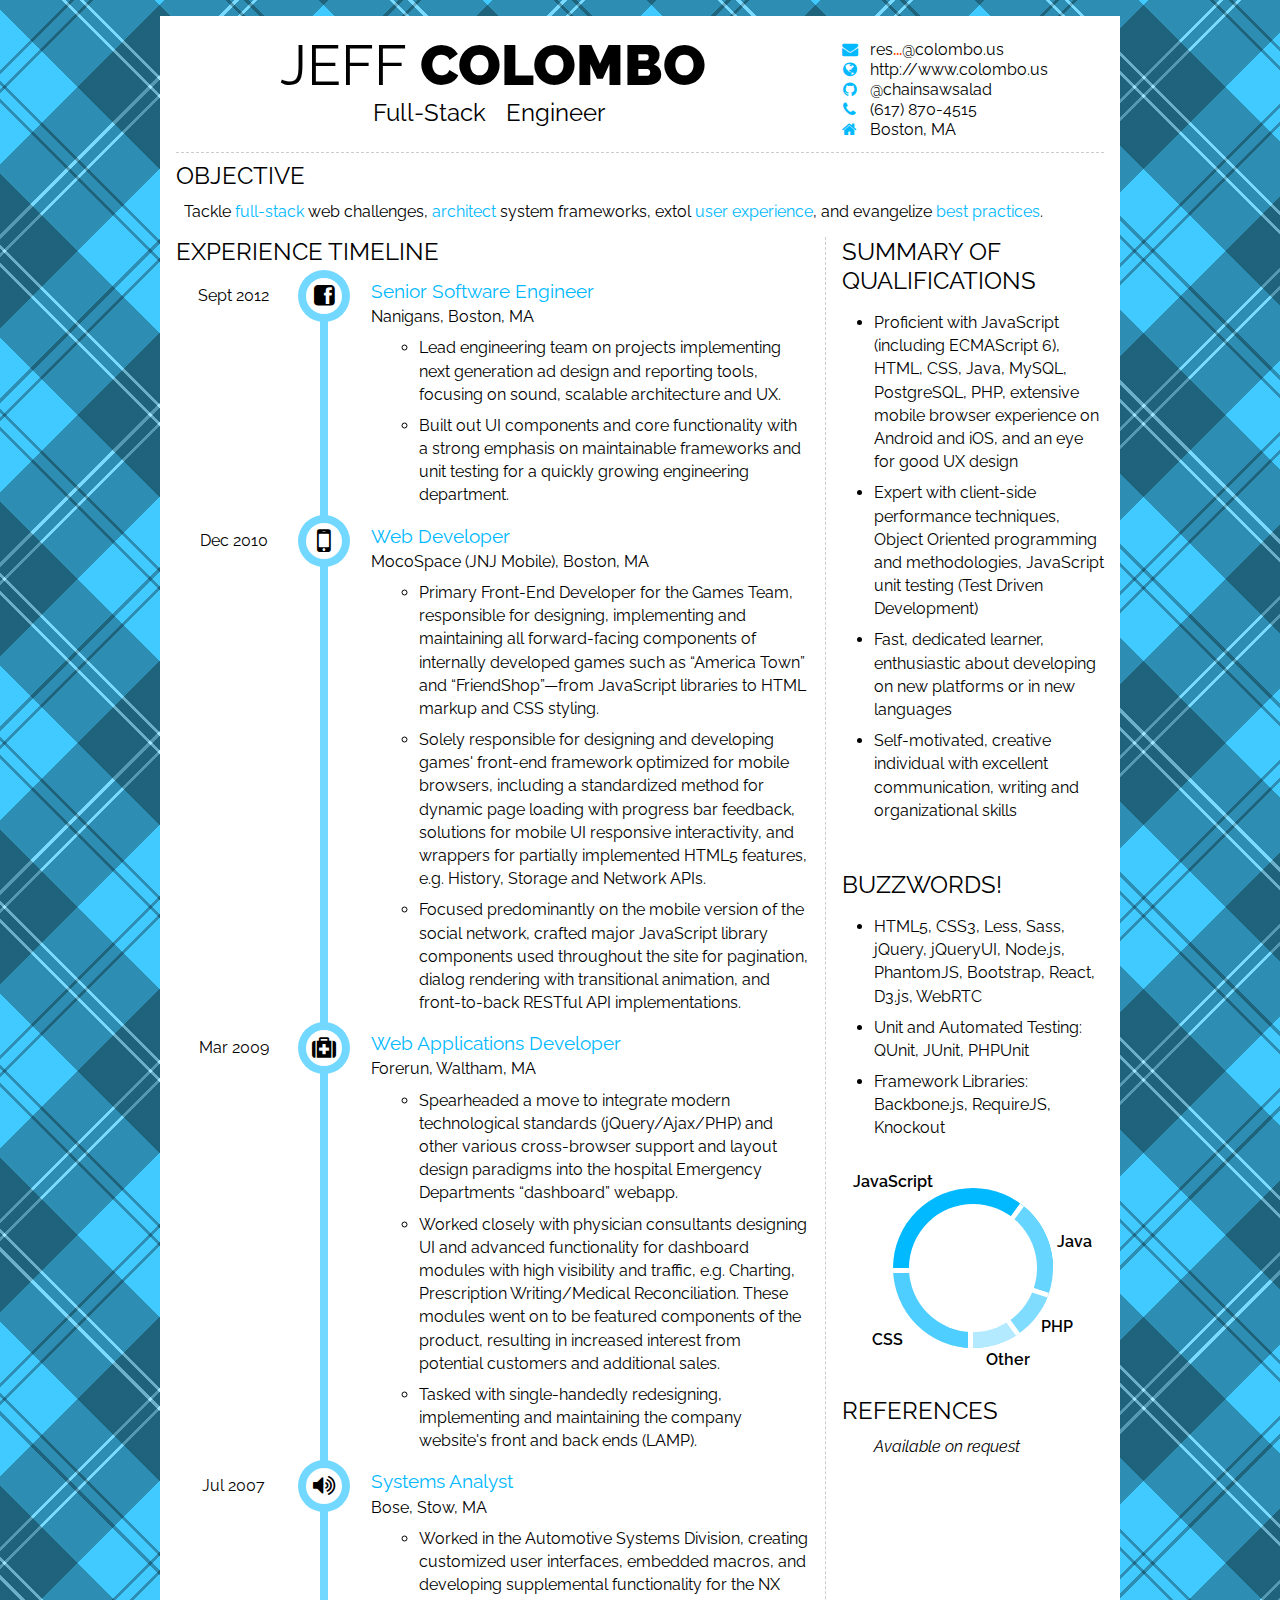
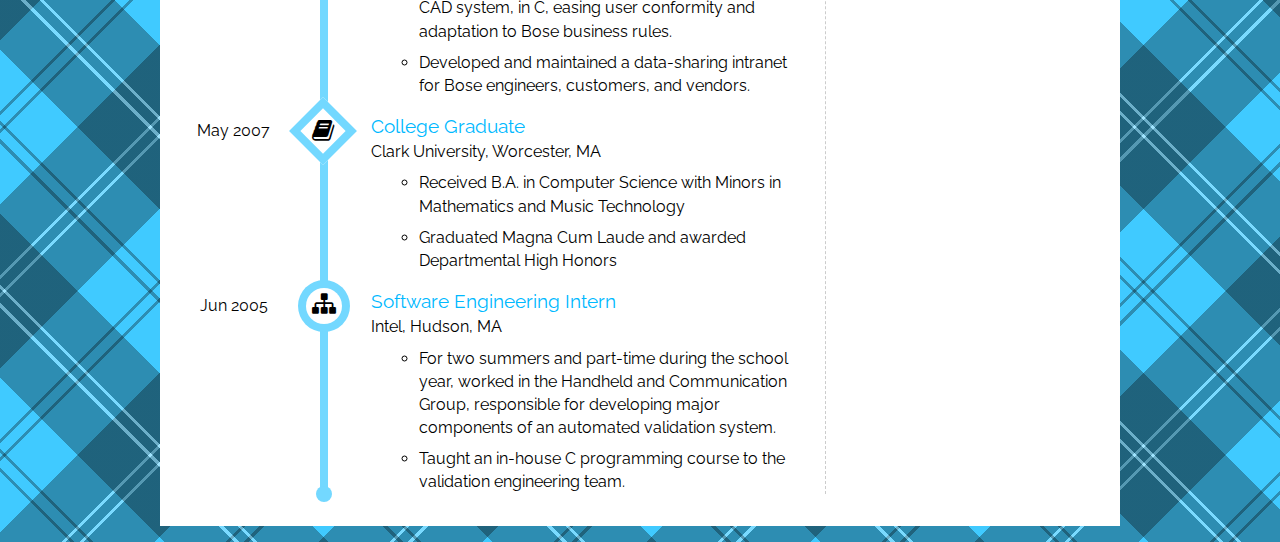
<file: index.html>
<!DOCTYPE html>
<html lang="en">
  <head>
    <meta charset="utf-8">
    <title>Jeff Colombo Resume</title>
    <meta name="viewport" content="width=device-width, initial-scale=1.0">
    <meta name="description" content="Resume for Web Developer Jeff Colombo">

    <meta name="author" content="Jeff Colombo">
    <link rel="author" href="https://plus.google.com/u/0/104482319399030370053"/>

    <link href="http://fonts.googleapis.com/css?family=Raleway:900,600,400" rel="stylesheet" type="text/css">
    <link rel="stylesheet" type="text/css" href="/stylesheets/css/resume.css" />
  </head>
  <body>
    <div class="resume">
      <header>
        <div class="contact-info-wrapper gutter">
          <dl>
            <dt class="emphasis"><i class="font-icon icon-envelope"></i></dt>
            <dd>
              <!-- Please excuse the obtrusive JavaScript! Blame ReCaptcha, or Google... -->
              <span class="hidden-email">res<a href="http://www.google.com/recaptcha/mailhide/d?k=01u7hvrrUEGPRYdAg-Y07mNg==&amp;c=YR8vikcQWBKCOrR-VvaVgoRDnx6B1LWPNn09dcgVve4=" onclick="window.open('http://www.google.com/recaptcha/mailhide/d?k\07501u7hvrrUEGPRYdAg-Y07mNg\75\75\46c\75YR8vikcQWBKCOrR-VvaVgoRDnx6B1LWPNn09dcgVve4\075', '', 'toolbar=0,scrollbars=0,location=0,statusbar=0,menubar=0,resizable=0,width=500,height=300'); return false;" title="Reveal this e-mail address">...</a>@colombo.us</span>
              <span class="visible-email">resume@colombo.us</span>
            </dd>
            <dt class="emphasis"><i class="font-icon icon-globe"></i></dt>
            <dd>http://www.colombo.us</dd>
            <dt class="emphasis"><i class="font-icon icon-github"></i></dt>
            <dd>@chainsawsalad</dd>
            <dt class="emphasis"><i class="font-icon icon-phone"></i></dt>
            <dd>(617) 870-4515</dd>
            <dt class="emphasis"><i class="font-icon icon-home"></i></dt>
            <dd>Boston, MA</dd>
          </dl>
        </div>
        <hgroup class="name-title-collection">
          <h1 class="name-title-collection__name">Jeff <span class="name-title-collection__name__last">Colombo</span></h1>
          <h2 class="name-title-collection__title">
            <div class="flipper">
              <div class="adjectives word-container">
                <span class="name-title-collection__title__word front">Full-Stack</span>
                <span class="name-title-collection__title__word back">Front-End</span>
                <span class="name-title-collection__title__word front">Client-Side</span>
                <span class="name-title-collection__title__word front">Web</span>
              </div>
            </div>
            <div class="flipper">
              <div class="synonyms word-container">
                <span class="name-title-collection__title__word front">Engineer</span>
                <span class="name-title-collection__title__word back">Developer</span>
                <span class="name-title-collection__title__word front">Architect</span>
                <span class="name-title-collection__title__word front">Designer</span>
              </div>
            </div>
          </h2>
        </hgroup>
      </header>

      <section class="resume-section objective">
        <h2 class="section-title">Objective</h2>
        <div class="resume-section__body-wrapper">
          <p>Tackle <span class="emphasis">full-stack</span> web challenges, <span class="emphasis">architect</span> system frameworks, extol <span class="emphasis">user experience</span>, and evangelize <span class="emphasis">best practices</span>.</p>
        </div>
      </section>

      <div class="gutter resume-section__body-wrapper">
        <h2 class="section-title">Summary of Qualifications</h2>

        <aside class="resume-section gutter__aside qualifications">
          <ul>
            <li>Proficient with JavaScript (including ECMAScript 6), HTML, CSS, Java, MySQL, PostgreSQL, PHP, extensive mobile browser experience on Android and iOS, and an eye for good UX design</li>
            <li>Expert with client-side performance techniques, Object Oriented programming and methodologies, JavaScript unit testing (Test Driven Development)</li>
            <li>Fast, dedicated learner, enthusiastic about developing on new platforms or in new languages</li>
            <li>Self-motivated, creative individual with excellent communication, writing and organizational skills</li>
          </ul>
        </aside>

        <h2 class="section-title">Buzzwords!</h2>

        <aside class="resume-section gutter__aside buzzwords">
          <ul>
            <li>HTML5, CSS3, Less, Sass, jQuery, jQueryUI, Node.js, PhantomJS, Bootstrap, React, D3.js, WebRTC</li>
            <li>Unit and Automated Testing: QUnit, JUnit, PHPUnit</li>
            <li>Framework Libraries: Backbone.js, RequireJS, Knockout</li>
          </ul>
        </aside>

        <aside class="resume-section gutter__aside skill-chart">
          <div class="skill-chart__slice slice-1" data-percent="35">
            <span class="skill-chart__slice__label">JavaScript</span>
          </div>
          <div class="skill-chart__slice slice-2" data-percent="20">
            <span class="skill-chart__slice__label">Java</span>
          </div>
          <div class="skill-chart__slice slice-3" data-percent="10">
            <span class="skill-chart__slice__label">PHP</span>
          </div>
          <div class="skill-chart__slice slice-4" data-percent="10">
            <span class="skill-chart__slice__label">Other</span>
          </div>
          <div class="skill-chart__slice slice-5" data-percent="25">
            <span class="skill-chart__slice__label">CSS</span>
          </div>
          <div class="skill-chart__hole"></div>
        </aside>

        <h2 class="section-title">References</h2>

        <aside class="resume-section gutter__aside references">
          <p><em>Available on request</em></p>
        </aside>
      </div>

      <div class="content">

        <section class="resume-section experience">
          <h2 class="section-title">Experience Timeline</h2>
          <div class="resume-section__body-wrapper">
            <ul class="timeline">
              <li class="timeline__point">
                <time class="timeline__point__date" datetime="2012-09-17">Sept 2012</time>
                <time class="timeline__point__date--end" datetime="0000-00-00">Present</time>
                <div class="timeline-point__icon circle"><i class="font-icon icon-facebook-sign"></i></div>
                <div class="timeline__point__summary">
                  <h3 class="job-title emphasis">Senior Software Engineer</h3>
                  <h4 class="employer-name">Nanigans, Boston, MA</h4>
                  <ul class="job-summary">
                    <li>Lead engineering team on projects implementing next generation ad design and reporting tools, focusing on sound, scalable architecture and UX.</li>
                    <li>Built out UI components and core functionality with a strong emphasis on maintainable frameworks and unit testing for a quickly growing engineering department.</li>
                  </ul>
                </div>
              </li>

              <li class="timeline__point">
                <time class="timeline__point__date" datetime="2010-12-20">Dec 2010</time>
                <time class="timeline__point__date--end" datetime="2012-09-07">Sept 2012</time>
                <div class="timeline-point__icon circle"><i class="font-icon icon-mobile-phone icon-large"></i></div>
                <div class="timeline__point__summary">
                  <h3 class="job-title emphasis">Web Developer</h3>
                  <h4 class="employer-name">MocoSpace (JNJ Mobile), Boston, MA</h4>
                  <ul class="job-summary">
                    <li>Primary Front-End Developer for the Games Team, responsible for designing, implementing and maintaining all forward-facing components of internally developed games such as &ldquo;America Town&rdquo; and &ldquo;FriendShop&rdquo;&mdash;from JavaScript libraries to HTML markup and CSS styling.</li>
                    <li>Solely responsible for designing and developing games' front-end framework optimized for mobile browsers, including a standardized method for dynamic page loading with progress bar feedback, solutions for mobile UI responsive interactivity, and wrappers for partially implemented HTML5 features, e.g. History, Storage and Network APIs.</li>
                    <li>Focused predominantly on the mobile version of the social network, crafted major JavaScript library components used throughout the site for pagination, dialog rendering with transitional animation, and front-to-back RESTful API implementations.</li>
                  </ul>
                </div>
              </li>

              <li class="timeline__point">
                <time class="timeline__point__date" datetime="2009-03-09">Mar 2009</time>
                <time class="timeline__point__date--end" datetime="2010-12-17">Dec 2010</time>
                <div class="timeline-point__icon circle"><i class="font-icon icon-medkit"></i></div>
                <div class="timeline__point__summary">
                  <h3 class="job-title emphasis">Web Applications Developer</h3>
                  <h4 class="employer-name">Forerun, Waltham, MA</h4>
                  <ul class="job-summary">
                    <li>Spearheaded a move to integrate modern technological standards (jQuery/Ajax/PHP) and other various cross-browser support and layout design paradigms into the hospital Emergency Departments &ldquo;dashboard&rdquo; webapp.</li>
                    <li>Worked closely with physician consultants designing UI and advanced functionality for dashboard modules with high visibility and traffic, e.g. Charting, Prescription Writing/Medical Reconciliation. These modules went on to be featured components of the product, resulting in increased interest from potential customers and additional sales.</li>
                    <li>Tasked with single-handedly redesigning, implementing and maintaining the company website's front and back ends (LAMP).</li>
                  </ul>
                </div>
              </li>

              <li class="timeline__point">
                <time class="timeline__point__date" datetime="2007-07-16">Jul 2007</time>
                <time class="timeline__point__date--end" datetime="2009-02-27">Feb 2009</time>
                <div class="timeline-point__icon circle"><i class="font-icon icon-volume-up"></i></div>
                <div class="timeline__point__summary">
                  <h3 class="job-title emphasis">Systems Analyst</h3>
                  <h4 class="employer-name">Bose, Stow, MA</h4>
                  <ul class="job-summary">
                    <li>Worked in the Automotive Systems Division, creating customized user interfaces, embedded macros, and developing supplemental functionality for the NX CAD system, in C, easing user conformity and adaptation to Bose business rules.</li>
                    <li>Developed and maintained a data-sharing intranet for Bose engineers, customers, and vendors.</li>
                  </ul>
                </div>
              </li>

              <li class="timeline__point">
                <time class="timeline__point__date--start" datetime="2003-08-17">Aug 2003</time>
                <time class="timeline__point__date" datetime="2007-05-20">May 2007</time>
                <div class="timeline-point__icon diamond offcenter"><i class="font-icon icon-book"></i></div>
                <div class="timeline__point__summary">
                  <h3 class="job-title emphasis">College Graduate</h3>
                  <h4 class="employer-name">Clark University, Worcester, MA</h4>
                  <ul class="job-summary">
                    <li>Received B.A. in Computer Science with Minors in Mathematics and Music Technology</li>
                    <li>Graduated Magna Cum Laude and awarded Departmental High Honors</li>
                  </ul>
                </div>
              </li>

              <li class="timeline__point">
                <time class="timeline__point__date" datetime="2005-06-13">Jun 2005</time>
                <time class="timeline__point__date--end" datetime="2006-11-22">Nov 2006</time>
                <div class="timeline-point__icon circle offcenter"><i class="font-icon icon-sitemap"></i></div>
                <div class="timeline__point__summary">
                  <h3 class="job-title emphasis">Software Engineering Intern</h3>
                  <h4 class="employer-name">Intel, Hudson, MA</h4>
                  <ul class="job-summary">
                    <li>For two summers and part-time during the school year, worked in the Handheld and Communication Group, responsible for developing major components of an automated validation system.</li>
                    <li>Taught an in-house C programming course to the validation engineering team.</li>
                  </ul>
                </div>
              </li>
            </ul>
          </div>
        </section>
      </div>

    </div>
  </body>
</html>
</file>
<file: stylesheets/css/resume.css>
/*!
 *  Font Awesome 3.2.1
 *  the iconic font designed for Bootstrap
 *  ------------------------------------------------------------------------------
 *  The full suite of pictographic icons, examples, and documentation can be
 *  found at http://fontawesome.io.  Stay up to date on Twitter at
 *  http://twitter.com/fontawesome.
 *
 *  License
 *  ------------------------------------------------------------------------------
 *  - The Font Awesome font is licensed under SIL OFL 1.1 -
 *    http://scripts.sil.org/OFL
 *  - Font Awesome CSS, LESS, and SASS files are licensed under MIT License -
 *    http://opensource.org/licenses/mit-license.html
 *  - Font Awesome documentation licensed under CC BY 3.0 -
 *    http://creativecommons.org/licenses/by/3.0/
 *  - Attribution is no longer required in Font Awesome 3.0, but much appreciated:
 *    "Font Awesome by Dave Gandy - http://fontawesome.io"
 *
 *  Author - Dave Gandy
 *  ------------------------------------------------------------------------------
 *  Email: dave@fontawesome.io
 *  Twitter: http://twitter.com/davegandy
 *  Work: Lead Product Designer @ Kyruus - http://kyruus.com
 */
/* FONT PATH
 * -------------------------- */
@font-face {
  font-family: 'FontAwesome';
  src: url('/font/fontawesome-webfont.eot?v=3.2.1');
  src: url('/font/fontawesome-webfont.eot?#iefix&v=3.2.1') format('embedded-opentype'), url('/font/fontawesome-webfont.woff?v=3.2.1') format('woff'), url('/font/fontawesome-webfont.ttf?v=3.2.1') format('truetype'), url('/font/fontawesome-webfont.svg#fontawesomeregular?v=3.2.1') format('svg');
  font-weight: normal;
  font-style: normal;
}
/* FONT AWESOME CORE
 * -------------------------- */
[class^="icon-"],
[class*=" icon-"] {
  font-family: FontAwesome;
  font-weight: normal;
  font-style: normal;
  text-decoration: inherit;
  -webkit-font-smoothing: antialiased;
  *margin-right: .3em;
}
[class^="icon-"]:before,
[class*=" icon-"]:before {
  text-decoration: inherit;
  display: inline-block;
  speak: none;
}
/* makes the font 33% larger relative to the icon container */
.icon-large:before {
  vertical-align: -10%;
  font-size: 1.33333333em;
}
/* makes sure icons active on rollover in links */
a [class^="icon-"],
a [class*=" icon-"] {
  display: inline;
}
/* increased font size for icon-large */
[class^="icon-"].icon-fixed-width,
[class*=" icon-"].icon-fixed-width {
  display: inline-block;
  width: 1.14285714em;
  text-align: right;
  padding-right: 0.28571429em;
}
[class^="icon-"].icon-fixed-width.icon-large,
[class*=" icon-"].icon-fixed-width.icon-large {
  width: 1.42857143em;
}
.icons-ul {
  margin-left: 2.14285714em;
  list-style-type: none;
}
.icons-ul > li {
  position: relative;
}
.icons-ul .icon-li {
  position: absolute;
  left: -2.14285714em;
  width: 2.14285714em;
  text-align: center;
  line-height: inherit;
}
[class^="icon-"].hide,
[class*=" icon-"].hide {
  display: none;
}
.icon-muted {
  color: #eeeeee;
}
.icon-light {
  color: #ffffff;
}
.icon-dark {
  color: #333333;
}
.icon-border {
  border: solid 1px #eeeeee;
  padding: .2em .25em .15em;
  -webkit-border-radius: 3px;
  -moz-border-radius: 3px;
  border-radius: 3px;
}
.icon-2x {
  font-size: 2em;
}
.icon-2x.icon-border {
  border-width: 2px;
  -webkit-border-radius: 4px;
  -moz-border-radius: 4px;
  border-radius: 4px;
}
.icon-3x {
  font-size: 3em;
}
.icon-3x.icon-border {
  border-width: 3px;
  -webkit-border-radius: 5px;
  -moz-border-radius: 5px;
  border-radius: 5px;
}
.icon-4x {
  font-size: 4em;
}
.icon-4x.icon-border {
  border-width: 4px;
  -webkit-border-radius: 6px;
  -moz-border-radius: 6px;
  border-radius: 6px;
}
.icon-5x {
  font-size: 5em;
}
.icon-5x.icon-border {
  border-width: 5px;
  -webkit-border-radius: 7px;
  -moz-border-radius: 7px;
  border-radius: 7px;
}
.pull-right {
  float: right;
}
.pull-left {
  float: left;
}
[class^="icon-"].pull-left,
[class*=" icon-"].pull-left {
  margin-right: .3em;
}
[class^="icon-"].pull-right,
[class*=" icon-"].pull-right {
  margin-left: .3em;
}
/* BOOTSTRAP SPECIFIC CLASSES
 * -------------------------- */
/* Bootstrap 2.0 sprites.less reset */
[class^="icon-"],
[class*=" icon-"] {
  display: inline;
  width: auto;
  height: auto;
  line-height: normal;
  vertical-align: baseline;
  background-image: none;
  background-position: 0% 0%;
  background-repeat: repeat;
  margin-top: 0;
}
/* more sprites.less reset */
.icon-white,
.nav-pills > .active > a > [class^="icon-"],
.nav-pills > .active > a > [class*=" icon-"],
.nav-list > .active > a > [class^="icon-"],
.nav-list > .active > a > [class*=" icon-"],
.navbar-inverse .nav > .active > a > [class^="icon-"],
.navbar-inverse .nav > .active > a > [class*=" icon-"],
.dropdown-menu > li > a:hover > [class^="icon-"],
.dropdown-menu > li > a:hover > [class*=" icon-"],
.dropdown-menu > .active > a > [class^="icon-"],
.dropdown-menu > .active > a > [class*=" icon-"],
.dropdown-submenu:hover > a > [class^="icon-"],
.dropdown-submenu:hover > a > [class*=" icon-"] {
  background-image: none;
}
/* keeps Bootstrap styles with and without icons the same */
.btn [class^="icon-"].icon-large,
.nav [class^="icon-"].icon-large,
.btn [class*=" icon-"].icon-large,
.nav [class*=" icon-"].icon-large {
  line-height: .9em;
}
.btn [class^="icon-"].icon-spin,
.nav [class^="icon-"].icon-spin,
.btn [class*=" icon-"].icon-spin,
.nav [class*=" icon-"].icon-spin {
  display: inline-block;
}
.nav-tabs [class^="icon-"],
.nav-pills [class^="icon-"],
.nav-tabs [class*=" icon-"],
.nav-pills [class*=" icon-"],
.nav-tabs [class^="icon-"].icon-large,
.nav-pills [class^="icon-"].icon-large,
.nav-tabs [class*=" icon-"].icon-large,
.nav-pills [class*=" icon-"].icon-large {
  line-height: .9em;
}
.btn [class^="icon-"].pull-left.icon-2x,
.btn [class*=" icon-"].pull-left.icon-2x,
.btn [class^="icon-"].pull-right.icon-2x,
.btn [class*=" icon-"].pull-right.icon-2x {
  margin-top: .18em;
}
.btn [class^="icon-"].icon-spin.icon-large,
.btn [class*=" icon-"].icon-spin.icon-large {
  line-height: .8em;
}
.btn.btn-small [class^="icon-"].pull-left.icon-2x,
.btn.btn-small [class*=" icon-"].pull-left.icon-2x,
.btn.btn-small [class^="icon-"].pull-right.icon-2x,
.btn.btn-small [class*=" icon-"].pull-right.icon-2x {
  margin-top: .25em;
}
.btn.btn-large [class^="icon-"],
.btn.btn-large [class*=" icon-"] {
  margin-top: 0;
}
.btn.btn-large [class^="icon-"].pull-left.icon-2x,
.btn.btn-large [class*=" icon-"].pull-left.icon-2x,
.btn.btn-large [class^="icon-"].pull-right.icon-2x,
.btn.btn-large [class*=" icon-"].pull-right.icon-2x {
  margin-top: .05em;
}
.btn.btn-large [class^="icon-"].pull-left.icon-2x,
.btn.btn-large [class*=" icon-"].pull-left.icon-2x {
  margin-right: .2em;
}
.btn.btn-large [class^="icon-"].pull-right.icon-2x,
.btn.btn-large [class*=" icon-"].pull-right.icon-2x {
  margin-left: .2em;
}
/* Fixes alignment in nav lists */
.nav-list [class^="icon-"],
.nav-list [class*=" icon-"] {
  line-height: inherit;
}
/* EXTRAS
 * -------------------------- */
/* Stacked and layered icon */
.icon-stack {
  position: relative;
  display: inline-block;
  width: 2em;
  height: 2em;
  line-height: 2em;
  vertical-align: -35%;
}
.icon-stack [class^="icon-"],
.icon-stack [class*=" icon-"] {
  display: block;
  text-align: center;
  position: absolute;
  width: 100%;
  height: 100%;
  font-size: 1em;
  line-height: inherit;
  *line-height: 2em;
}
.icon-stack .icon-stack-base {
  font-size: 2em;
  *line-height: 1em;
}
/* Animated rotating icon */
.icon-spin {
  display: inline-block;
  -moz-animation: spin 2s infinite linear;
  -o-animation: spin 2s infinite linear;
  -webkit-animation: spin 2s infinite linear;
  animation: spin 2s infinite linear;
}
/* Prevent stack and spinners from being taken inline when inside a link */
a .icon-stack,
a .icon-spin {
  display: inline-block;
  text-decoration: none;
}
@-moz-keyframes spin {
  0% {
    -moz-transform: rotate(0deg);
  }
  100% {
    -moz-transform: rotate(359deg);
  }
}
@-webkit-keyframes spin {
  0% {
    -webkit-transform: rotate(0deg);
  }
  100% {
    -webkit-transform: rotate(359deg);
  }
}
@-o-keyframes spin {
  0% {
    -o-transform: rotate(0deg);
  }
  100% {
    -o-transform: rotate(359deg);
  }
}
@-ms-keyframes spin {
  0% {
    -ms-transform: rotate(0deg);
  }
  100% {
    -ms-transform: rotate(359deg);
  }
}
@keyframes spin {
  0% {
    transform: rotate(0deg);
  }
  100% {
    transform: rotate(359deg);
  }
}
/* Icon rotations and mirroring */
.icon-rotate-90:before {
  -webkit-transform: rotate(90deg);
  -moz-transform: rotate(90deg);
  -ms-transform: rotate(90deg);
  -o-transform: rotate(90deg);
  transform: rotate(90deg);
  filter: progid:DXImageTransform.Microsoft.BasicImage(rotation=1);
}
.icon-rotate-180:before {
  -webkit-transform: rotate(180deg);
  -moz-transform: rotate(180deg);
  -ms-transform: rotate(180deg);
  -o-transform: rotate(180deg);
  transform: rotate(180deg);
  filter: progid:DXImageTransform.Microsoft.BasicImage(rotation=2);
}
.icon-rotate-270:before {
  -webkit-transform: rotate(270deg);
  -moz-transform: rotate(270deg);
  -ms-transform: rotate(270deg);
  -o-transform: rotate(270deg);
  transform: rotate(270deg);
  filter: progid:DXImageTransform.Microsoft.BasicImage(rotation=3);
}
.icon-flip-horizontal:before {
  -webkit-transform: scale(-1, 1);
  -moz-transform: scale(-1, 1);
  -ms-transform: scale(-1, 1);
  -o-transform: scale(-1, 1);
  transform: scale(-1, 1);
}
.icon-flip-vertical:before {
  -webkit-transform: scale(1, -1);
  -moz-transform: scale(1, -1);
  -ms-transform: scale(1, -1);
  -o-transform: scale(1, -1);
  transform: scale(1, -1);
}
/* ensure rotation occurs inside anchor tags */
a .icon-rotate-90:before,
a .icon-rotate-180:before,
a .icon-rotate-270:before,
a .icon-flip-horizontal:before,
a .icon-flip-vertical:before {
  display: inline-block;
}
/* Font Awesome uses the Unicode Private Use Area (PUA) to ensure screen
   readers do not read off random characters that represent icons */
.icon-glass:before {
  content: "\f000";
}
.icon-music:before {
  content: "\f001";
}
.icon-search:before {
  content: "\f002";
}
.icon-envelope-alt:before {
  content: "\f003";
}
.icon-heart:before {
  content: "\f004";
}
.icon-star:before {
  content: "\f005";
}
.icon-star-empty:before {
  content: "\f006";
}
.icon-user:before {
  content: "\f007";
}
.icon-film:before {
  content: "\f008";
}
.icon-th-large:before {
  content: "\f009";
}
.icon-th:before {
  content: "\f00a";
}
.icon-th-list:before {
  content: "\f00b";
}
.icon-ok:before {
  content: "\f00c";
}
.icon-remove:before {
  content: "\f00d";
}
.icon-zoom-in:before {
  content: "\f00e";
}
.icon-zoom-out:before {
  content: "\f010";
}
.icon-power-off:before,
.icon-off:before {
  content: "\f011";
}
.icon-signal:before {
  content: "\f012";
}
.icon-gear:before,
.icon-cog:before {
  content: "\f013";
}
.icon-trash:before {
  content: "\f014";
}
.icon-home:before {
  content: "\f015";
}
.icon-file-alt:before {
  content: "\f016";
}
.icon-time:before {
  content: "\f017";
}
.icon-road:before {
  content: "\f018";
}
.icon-download-alt:before {
  content: "\f019";
}
.icon-download:before {
  content: "\f01a";
}
.icon-upload:before {
  content: "\f01b";
}
.icon-inbox:before {
  content: "\f01c";
}
.icon-play-circle:before {
  content: "\f01d";
}
.icon-rotate-right:before,
.icon-repeat:before {
  content: "\f01e";
}
.icon-refresh:before {
  content: "\f021";
}
.icon-list-alt:before {
  content: "\f022";
}
.icon-lock:before {
  content: "\f023";
}
.icon-flag:before {
  content: "\f024";
}
.icon-headphones:before {
  content: "\f025";
}
.icon-volume-off:before {
  content: "\f026";
}
.icon-volume-down:before {
  content: "\f027";
}
.icon-volume-up:before {
  content: "\f028";
}
.icon-qrcode:before {
  content: "\f029";
}
.icon-barcode:before {
  content: "\f02a";
}
.icon-tag:before {
  content: "\f02b";
}
.icon-tags:before {
  content: "\f02c";
}
.icon-book:before {
  content: "\f02d";
}
.icon-bookmark:before {
  content: "\f02e";
}
.icon-print:before {
  content: "\f02f";
}
.icon-camera:before {
  content: "\f030";
}
.icon-font:before {
  content: "\f031";
}
.icon-bold:before {
  content: "\f032";
}
.icon-italic:before {
  content: "\f033";
}
.icon-text-height:before {
  content: "\f034";
}
.icon-text-width:before {
  content: "\f035";
}
.icon-align-left:before {
  content: "\f036";
}
.icon-align-center:before {
  content: "\f037";
}
.icon-align-right:before {
  content: "\f038";
}
.icon-align-justify:before {
  content: "\f039";
}
.icon-list:before {
  content: "\f03a";
}
.icon-indent-left:before {
  content: "\f03b";
}
.icon-indent-right:before {
  content: "\f03c";
}
.icon-facetime-video:before {
  content: "\f03d";
}
.icon-picture:before {
  content: "\f03e";
}
.icon-pencil:before {
  content: "\f040";
}
.icon-map-marker:before {
  content: "\f041";
}
.icon-adjust:before {
  content: "\f042";
}
.icon-tint:before {
  content: "\f043";
}
.icon-edit:before {
  content: "\f044";
}
.icon-share:before {
  content: "\f045";
}
.icon-check:before {
  content: "\f046";
}
.icon-move:before {
  content: "\f047";
}
.icon-step-backward:before {
  content: "\f048";
}
.icon-fast-backward:before {
  content: "\f049";
}
.icon-backward:before {
  content: "\f04a";
}
.icon-play:before {
  content: "\f04b";
}
.icon-pause:before {
  content: "\f04c";
}
.icon-stop:before {
  content: "\f04d";
}
.icon-forward:before {
  content: "\f04e";
}
.icon-fast-forward:before {
  content: "\f050";
}
.icon-step-forward:before {
  content: "\f051";
}
.icon-eject:before {
  content: "\f052";
}
.icon-chevron-left:before {
  content: "\f053";
}
.icon-chevron-right:before {
  content: "\f054";
}
.icon-plus-sign:before {
  content: "\f055";
}
.icon-minus-sign:before {
  content: "\f056";
}
.icon-remove-sign:before {
  content: "\f057";
}
.icon-ok-sign:before {
  content: "\f058";
}
.icon-question-sign:before {
  content: "\f059";
}
.icon-info-sign:before {
  content: "\f05a";
}
.icon-screenshot:before {
  content: "\f05b";
}
.icon-remove-circle:before {
  content: "\f05c";
}
.icon-ok-circle:before {
  content: "\f05d";
}
.icon-ban-circle:before {
  content: "\f05e";
}
.icon-arrow-left:before {
  content: "\f060";
}
.icon-arrow-right:before {
  content: "\f061";
}
.icon-arrow-up:before {
  content: "\f062";
}
.icon-arrow-down:before {
  content: "\f063";
}
.icon-mail-forward:before,
.icon-share-alt:before {
  content: "\f064";
}
.icon-resize-full:before {
  content: "\f065";
}
.icon-resize-small:before {
  content: "\f066";
}
.icon-plus:before {
  content: "\f067";
}
.icon-minus:before {
  content: "\f068";
}
.icon-asterisk:before {
  content: "\f069";
}
.icon-exclamation-sign:before {
  content: "\f06a";
}
.icon-gift:before {
  content: "\f06b";
}
.icon-leaf:before {
  content: "\f06c";
}
.icon-fire:before {
  content: "\f06d";
}
.icon-eye-open:before {
  content: "\f06e";
}
.icon-eye-close:before {
  content: "\f070";
}
.icon-warning-sign:before {
  content: "\f071";
}
.icon-plane:before {
  content: "\f072";
}
.icon-calendar:before {
  content: "\f073";
}
.icon-random:before {
  content: "\f074";
}
.icon-comment:before {
  content: "\f075";
}
.icon-magnet:before {
  content: "\f076";
}
.icon-chevron-up:before {
  content: "\f077";
}
.icon-chevron-down:before {
  content: "\f078";
}
.icon-retweet:before {
  content: "\f079";
}
.icon-shopping-cart:before {
  content: "\f07a";
}
.icon-folder-close:before {
  content: "\f07b";
}
.icon-folder-open:before {
  content: "\f07c";
}
.icon-resize-vertical:before {
  content: "\f07d";
}
.icon-resize-horizontal:before {
  content: "\f07e";
}
.icon-bar-chart:before {
  content: "\f080";
}
.icon-twitter-sign:before {
  content: "\f081";
}
.icon-facebook-sign:before {
  content: "\f082";
}
.icon-camera-retro:before {
  content: "\f083";
}
.icon-key:before {
  content: "\f084";
}
.icon-gears:before,
.icon-cogs:before {
  content: "\f085";
}
.icon-comments:before {
  content: "\f086";
}
.icon-thumbs-up-alt:before {
  content: "\f087";
}
.icon-thumbs-down-alt:before {
  content: "\f088";
}
.icon-star-half:before {
  content: "\f089";
}
.icon-heart-empty:before {
  content: "\f08a";
}
.icon-signout:before {
  content: "\f08b";
}
.icon-linkedin-sign:before {
  content: "\f08c";
}
.icon-pushpin:before {
  content: "\f08d";
}
.icon-external-link:before {
  content: "\f08e";
}
.icon-signin:before {
  content: "\f090";
}
.icon-trophy:before {
  content: "\f091";
}
.icon-github-sign:before {
  content: "\f092";
}
.icon-upload-alt:before {
  content: "\f093";
}
.icon-lemon:before {
  content: "\f094";
}
.icon-phone:before {
  content: "\f095";
}
.icon-unchecked:before,
.icon-check-empty:before {
  content: "\f096";
}
.icon-bookmark-empty:before {
  content: "\f097";
}
.icon-phone-sign:before {
  content: "\f098";
}
.icon-twitter:before {
  content: "\f099";
}
.icon-facebook:before {
  content: "\f09a";
}
.icon-github:before {
  content: "\f09b";
}
.icon-unlock:before {
  content: "\f09c";
}
.icon-credit-card:before {
  content: "\f09d";
}
.icon-rss:before {
  content: "\f09e";
}
.icon-hdd:before {
  content: "\f0a0";
}
.icon-bullhorn:before {
  content: "\f0a1";
}
.icon-bell:before {
  content: "\f0a2";
}
.icon-certificate:before {
  content: "\f0a3";
}
.icon-hand-right:before {
  content: "\f0a4";
}
.icon-hand-left:before {
  content: "\f0a5";
}
.icon-hand-up:before {
  content: "\f0a6";
}
.icon-hand-down:before {
  content: "\f0a7";
}
.icon-circle-arrow-left:before {
  content: "\f0a8";
}
.icon-circle-arrow-right:before {
  content: "\f0a9";
}
.icon-circle-arrow-up:before {
  content: "\f0aa";
}
.icon-circle-arrow-down:before {
  content: "\f0ab";
}
.icon-globe:before {
  content: "\f0ac";
}
.icon-wrench:before {
  content: "\f0ad";
}
.icon-tasks:before {
  content: "\f0ae";
}
.icon-filter:before {
  content: "\f0b0";
}
.icon-briefcase:before {
  content: "\f0b1";
}
.icon-fullscreen:before {
  content: "\f0b2";
}
.icon-group:before {
  content: "\f0c0";
}
.icon-link:before {
  content: "\f0c1";
}
.icon-cloud:before {
  content: "\f0c2";
}
.icon-beaker:before {
  content: "\f0c3";
}
.icon-cut:before {
  content: "\f0c4";
}
.icon-copy:before {
  content: "\f0c5";
}
.icon-paperclip:before,
.icon-paper-clip:before {
  content: "\f0c6";
}
.icon-save:before {
  content: "\f0c7";
}
.icon-sign-blank:before {
  content: "\f0c8";
}
.icon-reorder:before {
  content: "\f0c9";
}
.icon-list-ul:before {
  content: "\f0ca";
}
.icon-list-ol:before {
  content: "\f0cb";
}
.icon-strikethrough:before {
  content: "\f0cc";
}
.icon-underline:before {
  content: "\f0cd";
}
.icon-table:before {
  content: "\f0ce";
}
.icon-magic:before {
  content: "\f0d0";
}
.icon-truck:before {
  content: "\f0d1";
}
.icon-pinterest:before {
  content: "\f0d2";
}
.icon-pinterest-sign:before {
  content: "\f0d3";
}
.icon-google-plus-sign:before {
  content: "\f0d4";
}
.icon-google-plus:before {
  content: "\f0d5";
}
.icon-money:before {
  content: "\f0d6";
}
.icon-caret-down:before {
  content: "\f0d7";
}
.icon-caret-up:before {
  content: "\f0d8";
}
.icon-caret-left:before {
  content: "\f0d9";
}
.icon-caret-right:before {
  content: "\f0da";
}
.icon-columns:before {
  content: "\f0db";
}
.icon-sort:before {
  content: "\f0dc";
}
.icon-sort-down:before {
  content: "\f0dd";
}
.icon-sort-up:before {
  content: "\f0de";
}
.icon-envelope:before {
  content: "\f0e0";
}
.icon-linkedin:before {
  content: "\f0e1";
}
.icon-rotate-left:before,
.icon-undo:before {
  content: "\f0e2";
}
.icon-legal:before {
  content: "\f0e3";
}
.icon-dashboard:before {
  content: "\f0e4";
}
.icon-comment-alt:before {
  content: "\f0e5";
}
.icon-comments-alt:before {
  content: "\f0e6";
}
.icon-bolt:before {
  content: "\f0e7";
}
.icon-sitemap:before {
  content: "\f0e8";
}
.icon-umbrella:before {
  content: "\f0e9";
}
.icon-paste:before {
  content: "\f0ea";
}
.icon-lightbulb:before {
  content: "\f0eb";
}
.icon-exchange:before {
  content: "\f0ec";
}
.icon-cloud-download:before {
  content: "\f0ed";
}
.icon-cloud-upload:before {
  content: "\f0ee";
}
.icon-user-md:before {
  content: "\f0f0";
}
.icon-stethoscope:before {
  content: "\f0f1";
}
.icon-suitcase:before {
  content: "\f0f2";
}
.icon-bell-alt:before {
  content: "\f0f3";
}
.icon-coffee:before {
  content: "\f0f4";
}
.icon-food:before {
  content: "\f0f5";
}
.icon-file-text-alt:before {
  content: "\f0f6";
}
.icon-building:before {
  content: "\f0f7";
}
.icon-hospital:before {
  content: "\f0f8";
}
.icon-ambulance:before {
  content: "\f0f9";
}
.icon-medkit:before {
  content: "\f0fa";
}
.icon-fighter-jet:before {
  content: "\f0fb";
}
.icon-beer:before {
  content: "\f0fc";
}
.icon-h-sign:before {
  content: "\f0fd";
}
.icon-plus-sign-alt:before {
  content: "\f0fe";
}
.icon-double-angle-left:before {
  content: "\f100";
}
.icon-double-angle-right:before {
  content: "\f101";
}
.icon-double-angle-up:before {
  content: "\f102";
}
.icon-double-angle-down:before {
  content: "\f103";
}
.icon-angle-left:before {
  content: "\f104";
}
.icon-angle-right:before {
  content: "\f105";
}
.icon-angle-up:before {
  content: "\f106";
}
.icon-angle-down:before {
  content: "\f107";
}
.icon-desktop:before {
  content: "\f108";
}
.icon-laptop:before {
  content: "\f109";
}
.icon-tablet:before {
  content: "\f10a";
}
.icon-mobile-phone:before {
  content: "\f10b";
}
.icon-circle-blank:before {
  content: "\f10c";
}
.icon-quote-left:before {
  content: "\f10d";
}
.icon-quote-right:before {
  content: "\f10e";
}
.icon-spinner:before {
  content: "\f110";
}
.icon-circle:before {
  content: "\f111";
}
.icon-mail-reply:before,
.icon-reply:before {
  content: "\f112";
}
.icon-github-alt:before {
  content: "\f113";
}
.icon-folder-close-alt:before {
  content: "\f114";
}
.icon-folder-open-alt:before {
  content: "\f115";
}
.icon-expand-alt:before {
  content: "\f116";
}
.icon-collapse-alt:before {
  content: "\f117";
}
.icon-smile:before {
  content: "\f118";
}
.icon-frown:before {
  content: "\f119";
}
.icon-meh:before {
  content: "\f11a";
}
.icon-gamepad:before {
  content: "\f11b";
}
.icon-keyboard:before {
  content: "\f11c";
}
.icon-flag-alt:before {
  content: "\f11d";
}
.icon-flag-checkered:before {
  content: "\f11e";
}
.icon-terminal:before {
  content: "\f120";
}
.icon-code:before {
  content: "\f121";
}
.icon-reply-all:before {
  content: "\f122";
}
.icon-mail-reply-all:before {
  content: "\f122";
}
.icon-star-half-full:before,
.icon-star-half-empty:before {
  content: "\f123";
}
.icon-location-arrow:before {
  content: "\f124";
}
.icon-crop:before {
  content: "\f125";
}
.icon-code-fork:before {
  content: "\f126";
}
.icon-unlink:before {
  content: "\f127";
}
.icon-question:before {
  content: "\f128";
}
.icon-info:before {
  content: "\f129";
}
.icon-exclamation:before {
  content: "\f12a";
}
.icon-superscript:before {
  content: "\f12b";
}
.icon-subscript:before {
  content: "\f12c";
}
.icon-eraser:before {
  content: "\f12d";
}
.icon-puzzle-piece:before {
  content: "\f12e";
}
.icon-microphone:before {
  content: "\f130";
}
.icon-microphone-off:before {
  content: "\f131";
}
.icon-shield:before {
  content: "\f132";
}
.icon-calendar-empty:before {
  content: "\f133";
}
.icon-fire-extinguisher:before {
  content: "\f134";
}
.icon-rocket:before {
  content: "\f135";
}
.icon-maxcdn:before {
  content: "\f136";
}
.icon-chevron-sign-left:before {
  content: "\f137";
}
.icon-chevron-sign-right:before {
  content: "\f138";
}
.icon-chevron-sign-up:before {
  content: "\f139";
}
.icon-chevron-sign-down:before {
  content: "\f13a";
}
.icon-html5:before {
  content: "\f13b";
}
.icon-css3:before {
  content: "\f13c";
}
.icon-anchor:before {
  content: "\f13d";
}
.icon-unlock-alt:before {
  content: "\f13e";
}
.icon-bullseye:before {
  content: "\f140";
}
.icon-ellipsis-horizontal:before {
  content: "\f141";
}
.icon-ellipsis-vertical:before {
  content: "\f142";
}
.icon-rss-sign:before {
  content: "\f143";
}
.icon-play-sign:before {
  content: "\f144";
}
.icon-ticket:before {
  content: "\f145";
}
.icon-minus-sign-alt:before {
  content: "\f146";
}
.icon-check-minus:before {
  content: "\f147";
}
.icon-level-up:before {
  content: "\f148";
}
.icon-level-down:before {
  content: "\f149";
}
.icon-check-sign:before {
  content: "\f14a";
}
.icon-edit-sign:before {
  content: "\f14b";
}
.icon-external-link-sign:before {
  content: "\f14c";
}
.icon-share-sign:before {
  content: "\f14d";
}
.icon-compass:before {
  content: "\f14e";
}
.icon-collapse:before {
  content: "\f150";
}
.icon-collapse-top:before {
  content: "\f151";
}
.icon-expand:before {
  content: "\f152";
}
.icon-euro:before,
.icon-eur:before {
  content: "\f153";
}
.icon-gbp:before {
  content: "\f154";
}
.icon-dollar:before,
.icon-usd:before {
  content: "\f155";
}
.icon-rupee:before,
.icon-inr:before {
  content: "\f156";
}
.icon-yen:before,
.icon-jpy:before {
  content: "\f157";
}
.icon-renminbi:before,
.icon-cny:before {
  content: "\f158";
}
.icon-won:before,
.icon-krw:before {
  content: "\f159";
}
.icon-bitcoin:before,
.icon-btc:before {
  content: "\f15a";
}
.icon-file:before {
  content: "\f15b";
}
.icon-file-text:before {
  content: "\f15c";
}
.icon-sort-by-alphabet:before {
  content: "\f15d";
}
.icon-sort-by-alphabet-alt:before {
  content: "\f15e";
}
.icon-sort-by-attributes:before {
  content: "\f160";
}
.icon-sort-by-attributes-alt:before {
  content: "\f161";
}
.icon-sort-by-order:before {
  content: "\f162";
}
.icon-sort-by-order-alt:before {
  content: "\f163";
}
.icon-thumbs-up:before {
  content: "\f164";
}
.icon-thumbs-down:before {
  content: "\f165";
}
.icon-youtube-sign:before {
  content: "\f166";
}
.icon-youtube:before {
  content: "\f167";
}
.icon-xing:before {
  content: "\f168";
}
.icon-xing-sign:before {
  content: "\f169";
}
.icon-youtube-play:before {
  content: "\f16a";
}
.icon-dropbox:before {
  content: "\f16b";
}
.icon-stackexchange:before {
  content: "\f16c";
}
.icon-instagram:before {
  content: "\f16d";
}
.icon-flickr:before {
  content: "\f16e";
}
.icon-adn:before {
  content: "\f170";
}
.icon-bitbucket:before {
  content: "\f171";
}
.icon-bitbucket-sign:before {
  content: "\f172";
}
.icon-tumblr:before {
  content: "\f173";
}
.icon-tumblr-sign:before {
  content: "\f174";
}
.icon-long-arrow-down:before {
  content: "\f175";
}
.icon-long-arrow-up:before {
  content: "\f176";
}
.icon-long-arrow-left:before {
  content: "\f177";
}
.icon-long-arrow-right:before {
  content: "\f178";
}
.icon-apple:before {
  content: "\f179";
}
.icon-windows:before {
  content: "\f17a";
}
.icon-android:before {
  content: "\f17b";
}
.icon-linux:before {
  content: "\f17c";
}
.icon-dribbble:before {
  content: "\f17d";
}
.icon-skype:before {
  content: "\f17e";
}
.icon-foursquare:before {
  content: "\f180";
}
.icon-trello:before {
  content: "\f181";
}
.icon-female:before {
  content: "\f182";
}
.icon-male:before {
  content: "\f183";
}
.icon-gittip:before {
  content: "\f184";
}
.icon-sun:before {
  content: "\f185";
}
.icon-moon:before {
  content: "\f186";
}
.icon-archive:before {
  content: "\f187";
}
.icon-bug:before {
  content: "\f188";
}
.icon-vk:before {
  content: "\f189";
}
.icon-weibo:before {
  content: "\f18a";
}
.icon-renren:before {
  content: "\f18b";
}
*,
*:after,
*:before {
  -webkit-box-sizing: border-box;
  -moz-box-sizing: border-box;
  box-sizing: border-box;
}
body {
  font-family: 'Raleway', 'Helvetica', sans-serif;
  text-rendering: optimizeLegibility;
  -webkit-font-feature-settings: 'kern';
  -moz-font-feature-settings: 'kern';
  font-feature-settings: 'kern';
  background-color: #73d8ff;
  color: #000000;
  margin: 0;
  background-color: #40caff;
  background-image: repeating-linear-gradient(45deg, transparent, transparent 50px, rgba(0, 0, 0, 0.3) 50px, rgba(0, 0, 0, 0.3) 53px, transparent 53px, transparent 63px, rgba(0, 0, 0, 0.3) 63px, rgba(0, 0, 0, 0.3) 66px, transparent 66px, transparent 116px, rgba(0, 0, 0, 0.3) 116px, rgba(0, 0, 0, 0.3) 166px, rgba(255, 255, 255, 0.3) 166px, rgba(255, 255, 255, 0.3) 169px, rgba(0, 0, 0, 0.3) 169px, rgba(0, 0, 0, 0.3) 179px, rgba(255, 255, 255, 0.3) 179px, rgba(255, 255, 255, 0.3) 182px, rgba(0, 0, 0, 0.3) 182px, rgba(0, 0, 0, 0.3) 232px, transparent 232px), repeating-linear-gradient(135deg, transparent, transparent 50px, rgba(0, 0, 0, 0.3) 50px, rgba(0, 0, 0, 0.3) 53px, transparent 53px, transparent 63px, rgba(0, 0, 0, 0.3) 63px, rgba(0, 0, 0, 0.3) 66px, transparent 66px, transparent 116px, rgba(0, 0, 0, 0.3) 116px, rgba(0, 0, 0, 0.3) 166px, rgba(255, 255, 255, 0.3) 166px, rgba(255, 255, 255, 0.3) 169px, rgba(0, 0, 0, 0.3) 169px, rgba(0, 0, 0, 0.3) 179px, rgba(255, 255, 255, 0.3) 179px, rgba(255, 255, 255, 0.3) 182px, rgba(0, 0, 0, 0.3) 182px, rgba(0, 0, 0, 0.3) 232px, transparent 232px);
  background-size: auto, auto, 149px 139px;
}
a {
  color: #00b9ff;
  font-weight: 600;
  text-decoration: none;
}
body {
  font-size: 16px;
}
body ::selection {
  background: #cccccc;
}
a {
  color: #ff4600;
}
p {
  margin: 0;
}
ul {
  padding: 0;
  line-height: 1.45;
}
.resume {
  max-width: 60em;
  margin: 1em auto;
  padding: 1em;
  background-color: #ffffff;
}
header {
  text-align: center;
  border-bottom: 1px dashed #cccccc;
  margin-bottom: 0.5em;
  overflow: auto;
  /* clearfix for contact-info-wrapper */
  white-space: nowrap;
}
footer {
  text-align: center;
}
dl {
  margin: 0;
  text-align: left;
  line-height: 1.25;
}
dt {
  display: inline-block;
  margin-right: .5em;
  width: 1em;
  text-align: center;
}
dd {
  display: inline;
  margin: 0;
}
dd::after {
  white-space: pre;
  content: '\A';
}
li {
  margin: .5em 0;
}
h1,
h2 {
  text-transform: uppercase;
}
h1,
h2,
h3,
h4 {
  font-weight: normal;
  margin: 0;
}
h2 {
  margin-bottom: .5em;
}
.name-title-collection {
  display: inline-block;
}
/* h1 */
.name-title-collection__name {
  font-size: 3.5em;
}
.name-title-collection__name .name-title-collection__name__last {
  font-weight: 900;
}
/* h2 */
.name-title-collection__title {
  text-transform: none;
}
/***********************/
/* Start Title Flipper */
/***********************/
.name-title-collection__title .flipper {
  display: inline-block;
}
.name-title-collection__title .word-container {
  position: relative;
  -webkit-transition: .6s;
  -webkit-transform-style: preserve-3d;
  transition: .6s;
  transform-style: preserve-3d;
  -webkit-transform-origin: 100% 0.75em;
  transform-origin: 100% 0.75em;
  -webkit-animation: spin 20s ease 10s infinite reverse;
  animation: spin 20s ease 10s infinite reverse;
  -ms-animation: none;
}
.name-title-collection__title .word-container.adjectives {
  -webkit-animation: spin 20s ease 22.5s infinite reverse;
  animation: spin 20s ease 22.5s infinite reverse;
  -ms-animation: none;
}
.name-title-collection__title__word {
  position: absolute;
  top: 0;
  left: 0;
  background-color: #ffffff;
  -webkit-backface-visibility: hidden;
  backface-visibility: hidden;
}
.name-title-collection__title .flipper,
.name-title-collection__title__word {
  width: 5em;
  height: 1.5em;
}
.name-title-collection__title__word:first-child {
  -webkit-transform: translateZ(0.75em);
  transform: translateZ(0.75em);
}
.name-title-collection__title__word:nth-child(2) {
  -webkit-transform: rotateX(-270deg) translateZ(0.75em);
  transform: rotateX(-270deg) translateZ(0.75em);
}
.name-title-collection__title__word:nth-child(3) {
  -webkit-transform: rotateX(-180deg) translateZ(0.75em);
  transform: rotateX(-180deg) translateZ(0.75em);
}
.name-title-collection__title__word:last-child {
  -webkit-transform: rotateX(-90deg) translateZ(0.75em);
  transform: rotateX(-90deg) translateZ(0.75em);
}
@-webkit-keyframes spin {
  from {
    -webkit-transform: rotateX(0deg);
  }
  20% {
    -webkit-transform: rotateX(0deg);
  }
  25% {
    -webkit-transform: rotateX(90deg);
  }
  45% {
    -webkit-transform: rotateX(90deg);
  }
  50% {
    -webkit-transform: rotateX(180deg);
  }
  70% {
    -webkit-transform: rotateX(180deg);
  }
  75% {
    -webkit-transform: rotateX(270deg);
  }
  95% {
    -webkit-transform: rotateX(270deg);
  }
  to {
    -webkit-transform: rotateX(360deg);
  }
}
@keyframes spin {
  from {
    transform: rotateX(0deg);
  }
  20% {
    transform: rotateX(0deg);
  }
  25% {
    transform: rotateX(90deg);
  }
  45% {
    transform: rotateX(90deg);
  }
  50% {
    transform: rotateX(180deg);
  }
  70% {
    transform: rotateX(180deg);
  }
  75% {
    transform: rotateX(270deg);
  }
  95% {
    transform: rotateX(270deg);
  }
  to {
    transform: rotateX(360deg);
  }
}
/*********************/
/* End Title Flipper */
/*********************/
.visible-email {
  display: none;
}
.emphasis {
  color: #00b9ff;
}
.content {
  width: 70%;
  padding-right: 1em;
  border-right: 1px dashed #cccccc;
}
.contact-info-wrapper {
  display: inline-block;
  float: right;
  margin: .5em 0;
}
.resume-section {
  margin-bottom: 1em;
}
.resume-section.gutter__aside {
  margin-bottom: 3em;
}
.gutter__aside.qualifications,
.gutter__aside.buzzwords,
.gutter__aside.references {
  padding-left: 2em;
}
.resume-section__body-wrapper {
  padding-left: .5em;
}
.gutter {
  float: right;
  width: 30%;
  padding-left: 1em;
  margin-left: 1em;
}
.timeline {
  margin: 0;
  padding: 0;
  list-style: none;
  position: relative;
}
.timeline::before {
  content: '';
  position: absolute;
  top: 0;
  bottom: 0;
  width: 0.5em;
  background-color: #73d8ff;
  left: 23%;
  margin-left: -0.5em;
}
.timeline::after {
  content: '';
  height: 1em;
  width: 1em;
  border-radius: 1em;
  position: absolute;
  left: 23%;
  bottom: -0.5em;
  margin-left: -0.75em;
  background-color: #73d8ff;
}
.timeline__point {
  margin: 0 0 1em 0;
}
.timeline__point__date {
  float: left;
  width: 30%;
  padding-right: 5.5em;
  line-height: 2.25;
  text-align: center;
  white-space: nowrap;
}
/* these aren't show for normal @media screen */
.timeline__point__date--start,
.timeline__point__date--end {
  display: none;
}
.timeline__point__date--start::after,
.timeline__point__date--end::before {
  white-space: pre;
  content: " - ";
}
.timeline-point__icon {
  color: #000000;
  background-color: #ffffff;
  font-size: 1.5em;
  line-height: 1.5;
  text-align: center;
  position: absolute;
  left: 23%;
}
.timeline-point__icon.circle {
  width: 1.5em;
  height: 1.5em;
  border-radius: 50%;
  box-shadow: 0 0 0 8px #73d8ff;
  margin-left: -0.9em;
}
.timeline-point__icon.diamond {
  width: 2em;
  height: 2em;
  border: 8px solid #73d8ff;
  -webkit-transform: rotateZ(45deg);
  transform: rotateZ(45deg);
  margin-left: -1.175em;
  margin-top: -0.25em;
}
.timeline-point__icon.diamond .font-icon {
  -webkit-transform: rotateZ(-45deg);
  transform: rotateZ(-45deg);
  display: inline-block;
}
.timeline-point__icon.offcenter {
  line-height: 1.3;
}
.timeline__point__summary {
  margin-left: 30%;
}
.timeline__point__summary .job-summary {
  padding-left: 3em;
}
.skill-chart {
  position: relative;
  width: 10em;
  height: 10em;
  margin: 2em auto;
  border-radius: 100%;
  /*box-shadow: 0 0 10px 1px @lowlight-color;*/
}
.skill-chart .skill-chart__hole {
  position: absolute;
  z-index: 5;
  top: 50%;
  left: 50%;
  margin-top: -4em;
  margin-left: -4em;
  width: 8em;
  height: 8em;
  background-color: #fff;
  border-radius: 8em;
  /*box-shadow: inset 0 0 10px 1px @lowlight-color;*/
}
.skill-chart .skill-chart__slice {
  background-color: #00b9ff;
  position: absolute;
  z-index: 1;
  height: 5em;
  width: 5em;
  border-radius: 5em 0 0 0;
  border-right: 5px solid #fff;
  border-bottom: 5px solid #fff;
  -webkit-transform-origin: bottom right;
  transform-origin: bottom right;
}
.skill-chart .skill-chart__slice__label {
  position: absolute;
  font-weight: 600;
}
.skill-chart .slice-1 {
  border-bottom: 0;
  width: 10em;
  border-radius: 5em 5em 0 0;
  border-right: 0 none;
  -webkit-transform: rotateZ(0deg);
  transform: rotateZ(0deg);
  background-color: #00b9ff;
  -webkit-transform-origin: bottom;
  transform-origin: bottom;
}
.skill-chart .slice-1 .skill-chart__slice__label {
  -webkit-transform: rotateZ(0deg);
  transform: rotateZ(0deg);
  display: inline-block;
  left: -25%;
  top: -20%;
}
.skill-chart .slice-2 {
  -webkit-transform: rotateZ(126deg);
  transform: rotateZ(126deg);
  background-color: #66d5ff;
}
.skill-chart .slice-2 .skill-chart__slice__label {
  -webkit-transform: rotateZ(-126deg);
  transform: rotateZ(-126deg);
  display: inline-block;
  top: 5%;
  left: -25%;
}
.skill-chart .slice-3 {
  -webkit-transform: rotateZ(198deg);
  transform: rotateZ(198deg);
  background-color: #80dcff;
}
.skill-chart .slice-3 .skill-chart__slice__label {
  -webkit-transform: rotateZ(-198deg);
  transform: rotateZ(-198deg);
  display: inline-block;
  left: -45%;
  bottom: 20%;
}
.skill-chart .slice-4 {
  -webkit-transform: rotateZ(234deg);
  transform: rotateZ(234deg);
  background-color: #b3eaff;
}
.skill-chart .slice-4 .skill-chart__slice__label {
  -webkit-transform: rotateZ(-234deg);
  transform: rotateZ(-234deg);
  display: inline-block;
  left: -50%;
  bottom: 15%;
}
.skill-chart .slice-5 {
  -webkit-transform: rotateZ(270deg);
  transform: rotateZ(270deg);
  background-color: #4dceff;
}
.skill-chart .slice-5 .skill-chart__slice__label {
  -webkit-transform: rotateZ(-270deg);
  transform: rotateZ(-270deg);
  display: inline-block;
  top: -20%;
  left: -10%;
}
@media print {
  body {
    font-family: 'Helvetica', sans-serif;
    font-size: 11px;
    background-color: transparent;
    background-image: none;
  }
  ul {
    line-height: 1.35;
  }
  .resume {
    margin: 0;
    padding: 0;
  }
  .hidden-email {
    display: none;
  }
  .visible-email {
    display: inline;
  }
  .resume .name-title-collection__title .word-container {
    -webkit-animation: none;
    animation: none;
  }
  .name-title-collection__title__word {
    display: none;
  }
  .name-title-collection__title__word:first-child {
    display: block;
  }
  .resume-section:last-child {
    margin-bottom: 0;
  }
  .resume-section__body-wrapper {
    padding: 0;
  }
  .timeline::before,
  .timeline::after {
    background-color: transparent;
  }
  .timeline__point:last-child {
    margin-bottom: 0;
  }
  .timeline__point__date {
    width: auto;
    padding: 0;
  }
  .timeline__point__date,
  .timeline__point__date--start,
  .timeline__point__date--end,
  .timeline-point__icon {
    float: left;
  }
  .timeline__point .timeline-point__icon {
    box-shadow: none;
    border: none;
    background-color: none;
    margin: 0 .5em;
    left: 18%;
  }
  .timeline__point .timeline-point__icon.diamond {
    width: 1.5em;
    height: 1.5em;
  }
  .timeline__point__summary {
    margin-left: 0;
  }
  .timeline__point__summary .employer-name::before {
    content: "- ";
  }
  .timeline__point__date,
  .timeline__point__date--start,
  .timeline__point__date--end,
  .timeline-point__icon,
  .timeline__point__summary .job-title,
  .timeline__point__summary .employer-name {
    font-size: 1em;
    line-height: 1.5;
    display: inline-block;
    position: static;
    white-space: nowrap;
  }
  .timeline__point__summary .job-summary {
    padding-left: 2em;
  }
}
</file>
